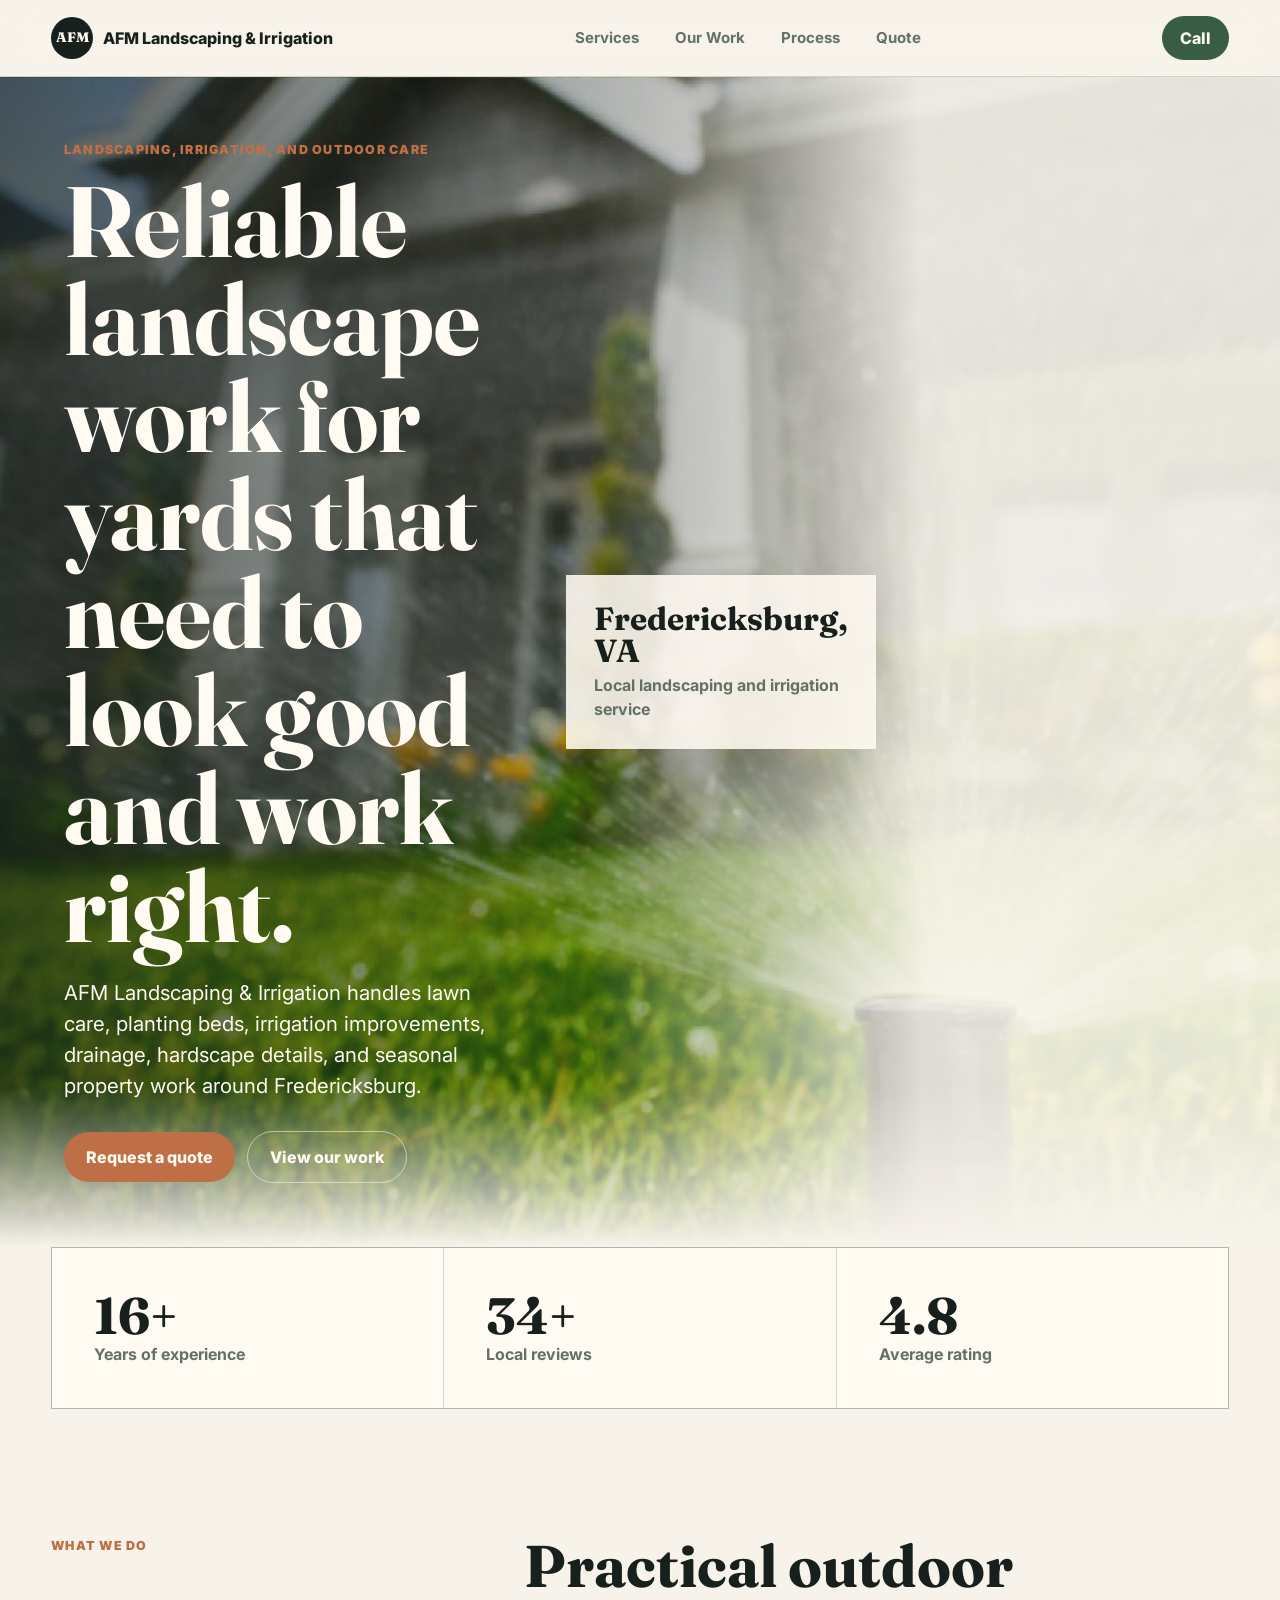
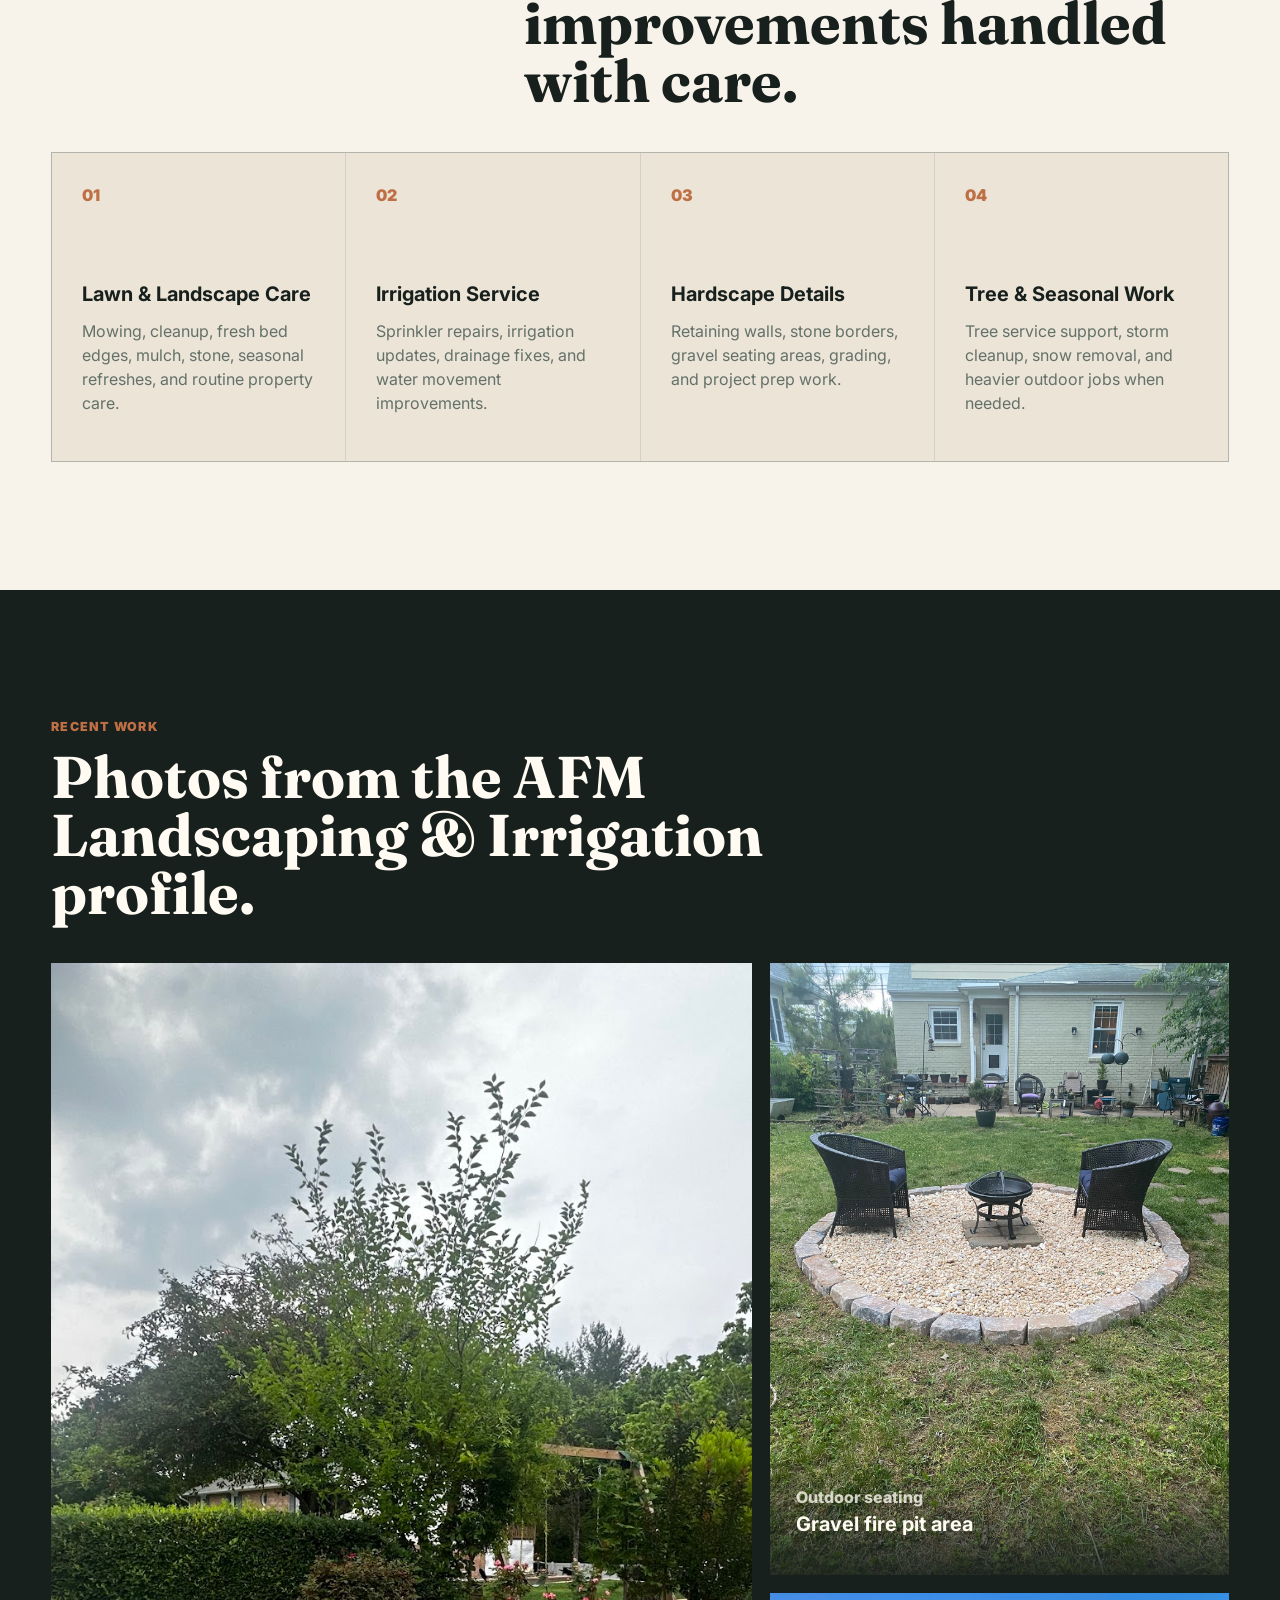
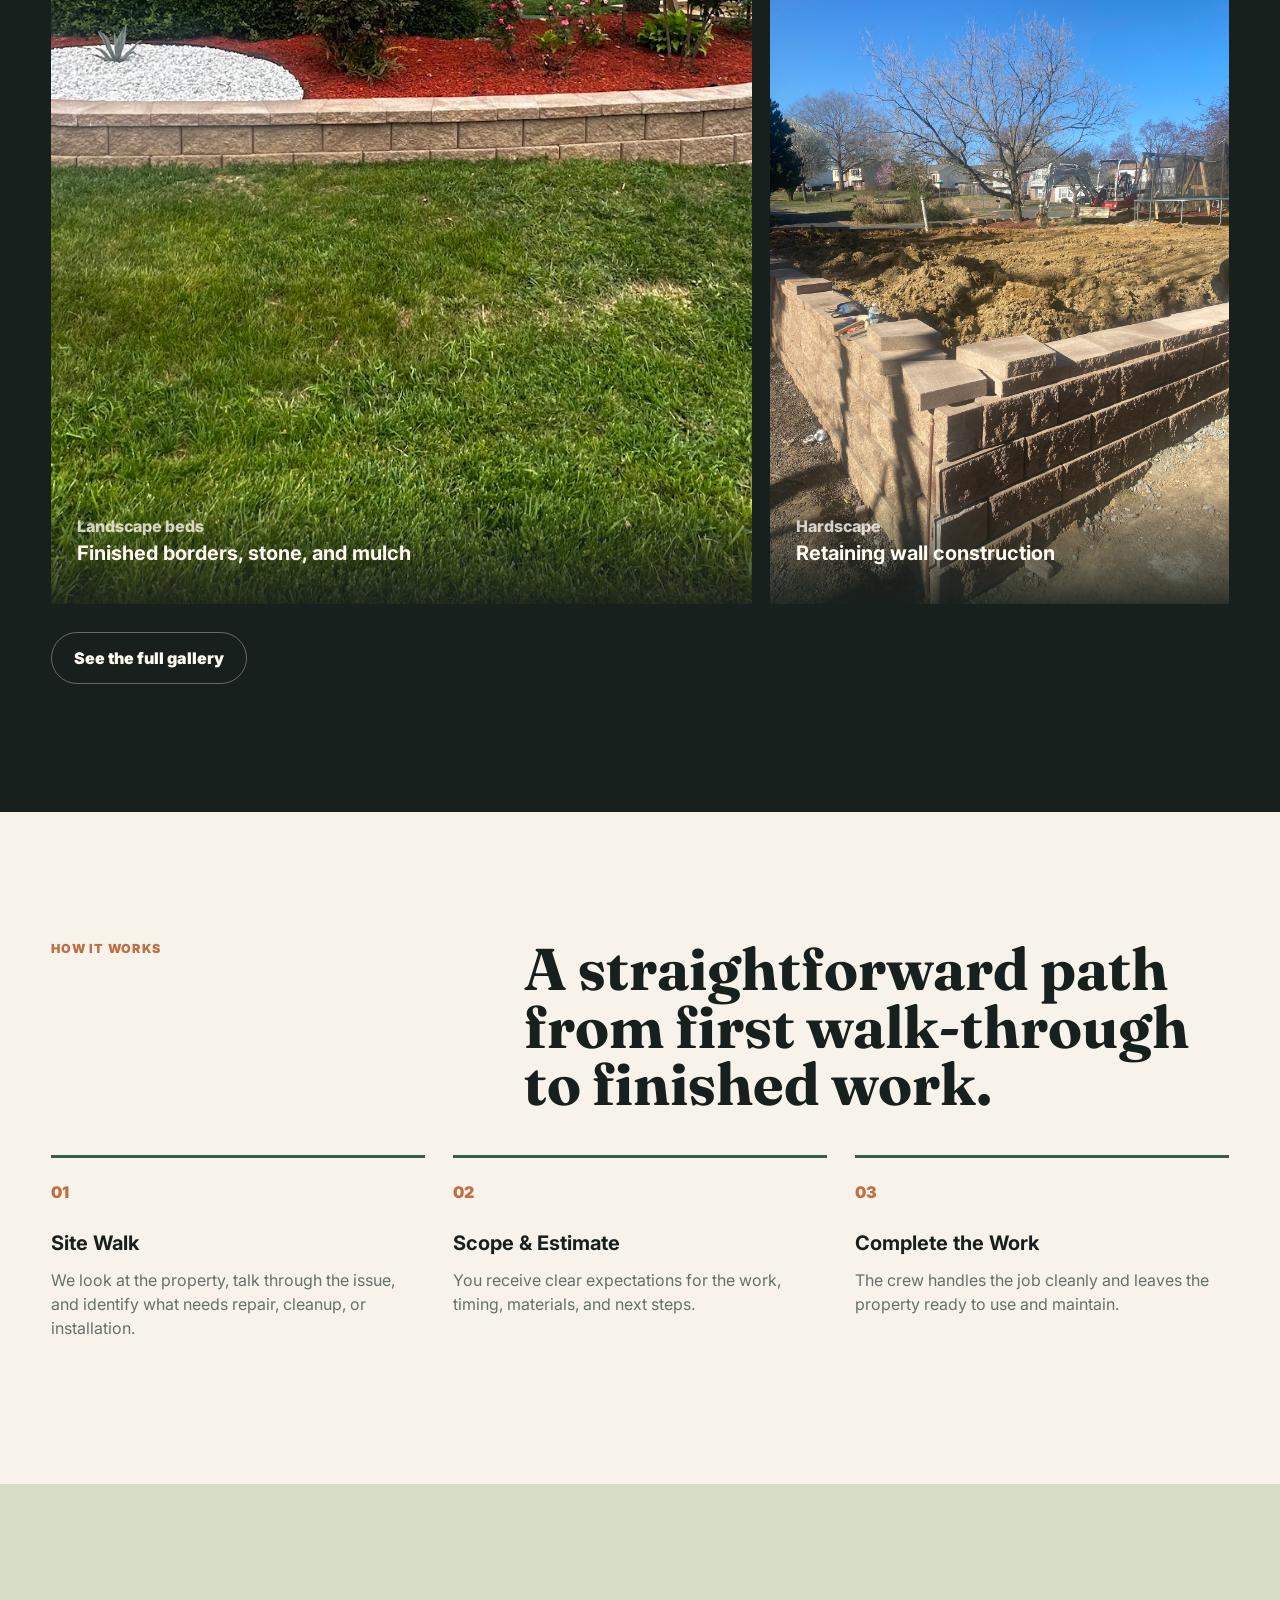
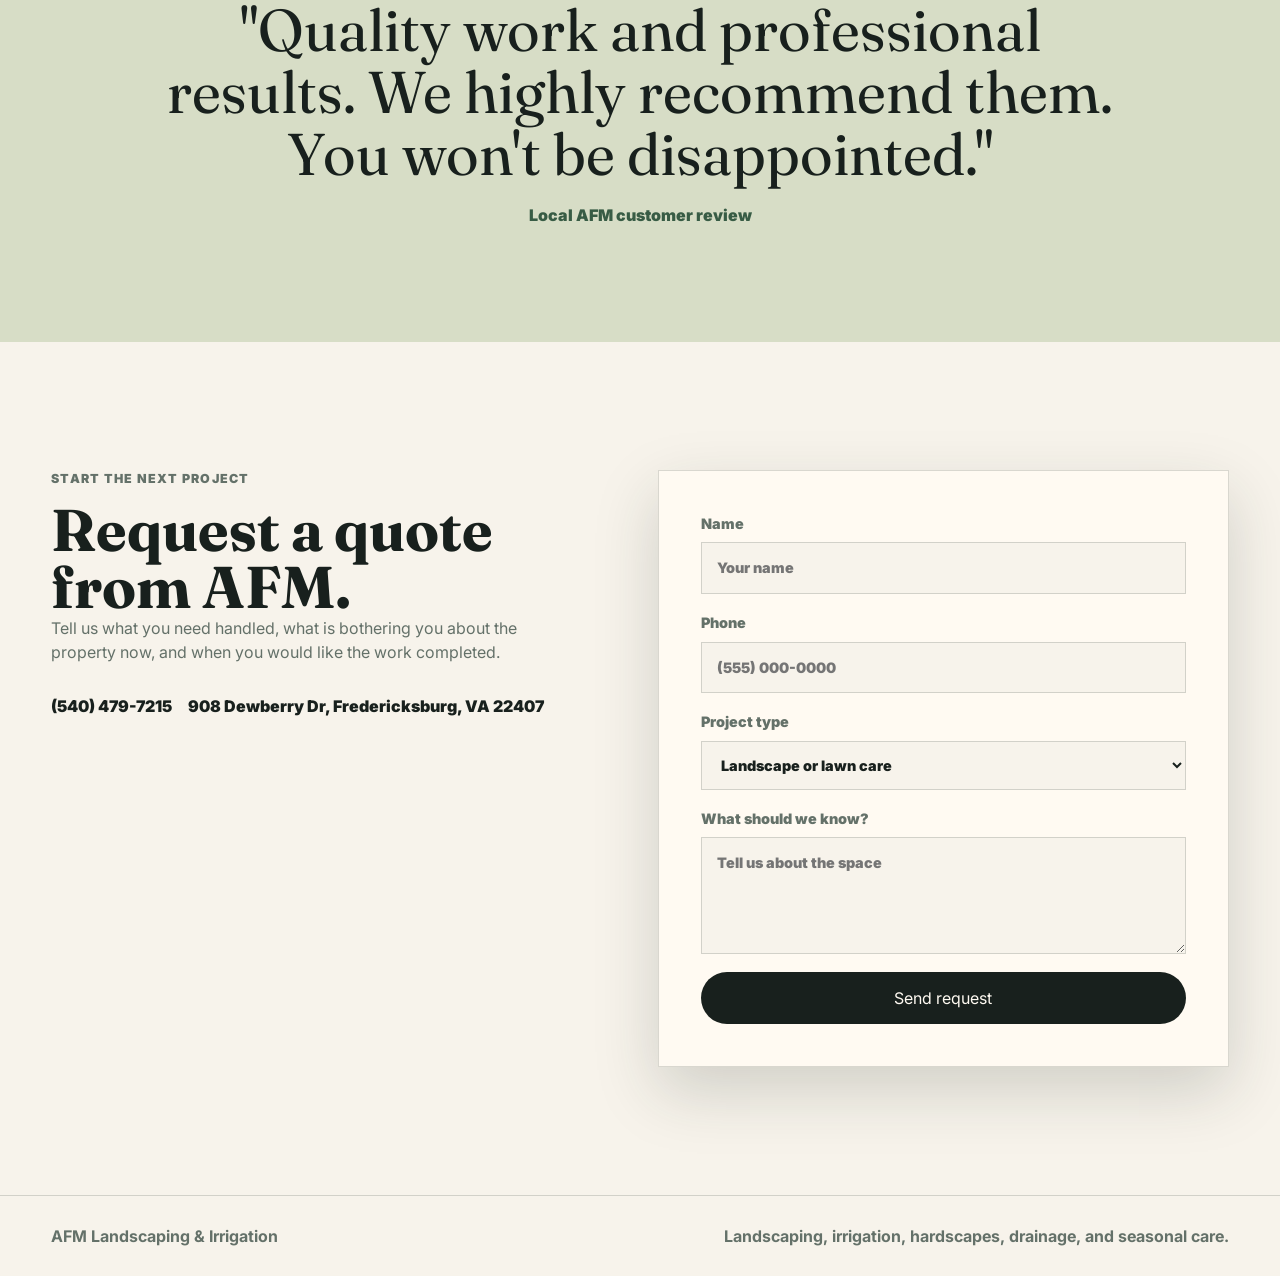
<file: index.html>
<!DOCTYPE html>
<html lang="en">
<head>
  <meta charset="UTF-8">
  <meta name="viewport" content="width=device-width, initial-scale=1.0">
  <title>AFM Landscaping &amp; Irrigation</title>
  <link rel="preconnect" href="https://fonts.googleapis.com">
  <link rel="preconnect" href="https://fonts.gstatic.com" crossorigin>
  <link href="https://fonts.googleapis.com/css2?family=Fraunces:opsz,wght@9..144,600;9..144,700&family=Inter:wght@400;500;600;700&display=swap" rel="stylesheet">
  <link rel="stylesheet" href="styles.css">
</head>
<body>
  <header class="site-header">
    <a class="brand" href="index.html#top" aria-label="AFM Landscaping and Irrigation home">
      <span class="brand-mark">AFM</span>
      <span>AFM Landscaping &amp; Irrigation</span>
    </a>
    <nav class="main-nav" aria-label="Primary navigation">
      <a href="index.html#services">Services</a>
      <a href="our-work.html">Our Work</a>
      <a href="index.html#process">Process</a>
      <a href="index.html#contact">Quote</a>
    </nav>
    <a class="header-action" href="tel:5404797215">Call</a>
  </header>

  <main id="top">
    <section class="hero" aria-labelledby="hero-title">
      <div class="hero-image" role="img" aria-label="Irrigation sprinkler watering a healthy lawn"></div>
      <div class="hero-copy">
        <p class="eyebrow">Landscaping, irrigation, and outdoor care</p>
        <h1 id="hero-title">Reliable landscape work for yards that need to look good and work right.</h1>
        <p class="hero-text">AFM Landscaping &amp; Irrigation handles lawn care, planting beds, irrigation improvements, drainage, hardscape details, and seasonal property work around Fredericksburg.</p>
        <div class="hero-actions">
          <a class="button primary" href="#contact">Request a quote</a>
          <a class="button secondary" href="our-work.html">View our work</a>
        </div>
      </div>
      <aside class="hero-panel" aria-label="Season availability">
        <strong>Fredericksburg, VA</strong>
        <span>Local landscaping and irrigation service</span>
      </aside>
    </section>

    <section class="intro-band" aria-label="Company highlights">
      <div>
        <strong>16+</strong>
        <span>Years of experience</span>
      </div>
      <div>
        <strong>34+</strong>
        <span>Local reviews</span>
      </div>
      <div>
        <strong>4.8</strong>
        <span>Average rating</span>
      </div>
    </section>

    <section id="services" class="section services">
      <div class="section-heading">
        <p class="eyebrow">What we do</p>
        <h2>Practical outdoor improvements handled with care.</h2>
      </div>
      <div class="service-grid">
        <article>
          <span class="service-number">01</span>
          <h3>Lawn &amp; Landscape Care</h3>
          <p>Mowing, cleanup, fresh bed edges, mulch, stone, seasonal refreshes, and routine property care.</p>
        </article>
        <article>
          <span class="service-number">02</span>
          <h3>Irrigation Service</h3>
          <p>Sprinkler repairs, irrigation updates, drainage fixes, and water movement improvements.</p>
        </article>
        <article>
          <span class="service-number">03</span>
          <h3>Hardscape Details</h3>
          <p>Retaining walls, stone borders, gravel seating areas, grading, and project prep work.</p>
        </article>
        <article>
          <span class="service-number">04</span>
          <h3>Tree &amp; Seasonal Work</h3>
          <p>Tree service support, storm cleanup, snow removal, and heavier outdoor jobs when needed.</p>
        </article>
      </div>
    </section>

    <section id="portfolio" class="section portfolio">
      <div class="section-heading wide">
        <p class="eyebrow">Recent work</p>
        <h2>Photos from the AFM Landscaping &amp; Irrigation profile.</h2>
      </div>
      <div class="portfolio-grid">
        <article class="project large">
          <img src="assets/work/finished-landscape-bed.jpg" alt="Finished raised landscape bed with stone border and fresh mulch">
          <div>
            <span>Landscape beds</span>
            <h3>Finished borders, stone, and mulch</h3>
          </div>
        </article>
        <article class="project">
          <img src="assets/work/fire-pit-gravel-patio.jpeg" alt="Gravel fire pit sitting area with stone edging">
          <div>
            <span>Outdoor seating</span>
            <h3>Gravel fire pit area</h3>
          </div>
        </article>
        <article class="project">
          <img src="assets/work/retaining-wall-build.jpg" alt="Retaining wall under construction in a backyard">
          <div>
            <span>Hardscape</span>
            <h3>Retaining wall construction</h3>
          </div>
        </article>
      </div>
      <a class="portfolio-link" href="our-work.html">See the full gallery</a>
    </section>

    <section id="process" class="section process">
      <div class="section-heading">
        <p class="eyebrow">How it works</p>
        <h2>A straightforward path from first walk-through to finished work.</h2>
      </div>
      <ol class="timeline">
        <li>
          <span>01</span>
          <h3>Site Walk</h3>
          <p>We look at the property, talk through the issue, and identify what needs repair, cleanup, or installation.</p>
        </li>
        <li>
          <span>02</span>
          <h3>Scope &amp; Estimate</h3>
          <p>You receive clear expectations for the work, timing, materials, and next steps.</p>
        </li>
        <li>
          <span>03</span>
          <h3>Complete the Work</h3>
          <p>The crew handles the job cleanly and leaves the property ready to use and maintain.</p>
        </li>
      </ol>
    </section>

    <section class="testimonial" aria-label="Client testimonial">
      <blockquote>
        "Quality work and professional results. We highly recommend them. You won't be disappointed."
      </blockquote>
      <p>Local AFM customer review</p>
    </section>

    <section id="contact" class="section contact">
      <div class="contact-copy">
        <p class="eyebrow">Start the next project</p>
        <h2>Request a quote from AFM.</h2>
        <p>Tell us what you need handled, what is bothering you about the property now, and when you would like the work completed.</p>
        <div class="contact-details">
          <a href="tel:5404797215">(540) 479-7215</a>
          <span>908 Dewberry Dr, Fredericksburg, VA 22407</span>
        </div>
      </div>
      <form class="quote-form">
        <label>
          Name
          <input type="text" name="name" placeholder="Your name">
        </label>
        <label>
          Phone
          <input type="tel" name="phone" placeholder="(555) 000-0000">
        </label>
        <label>
          Project type
          <select name="project">
            <option>Landscape or lawn care</option>
            <option>Irrigation or drainage</option>
            <option>Hardscape or stone work</option>
            <option>Lawn care</option>
            <option>Tree or seasonal work</option>
          </select>
        </label>
        <label>
          What should we know?
          <textarea name="message" rows="4" placeholder="Tell us about the space"></textarea>
        </label>
        <button type="submit">Send request</button>
      </form>
    </section>
  </main>

  <footer class="site-footer">
    <p>AFM Landscaping &amp; Irrigation</p>
    <p>Landscaping, irrigation, hardscapes, drainage, and seasonal care.</p>
  </footer>

  <script src="script.js"></script>
</body>
</html>
</file>
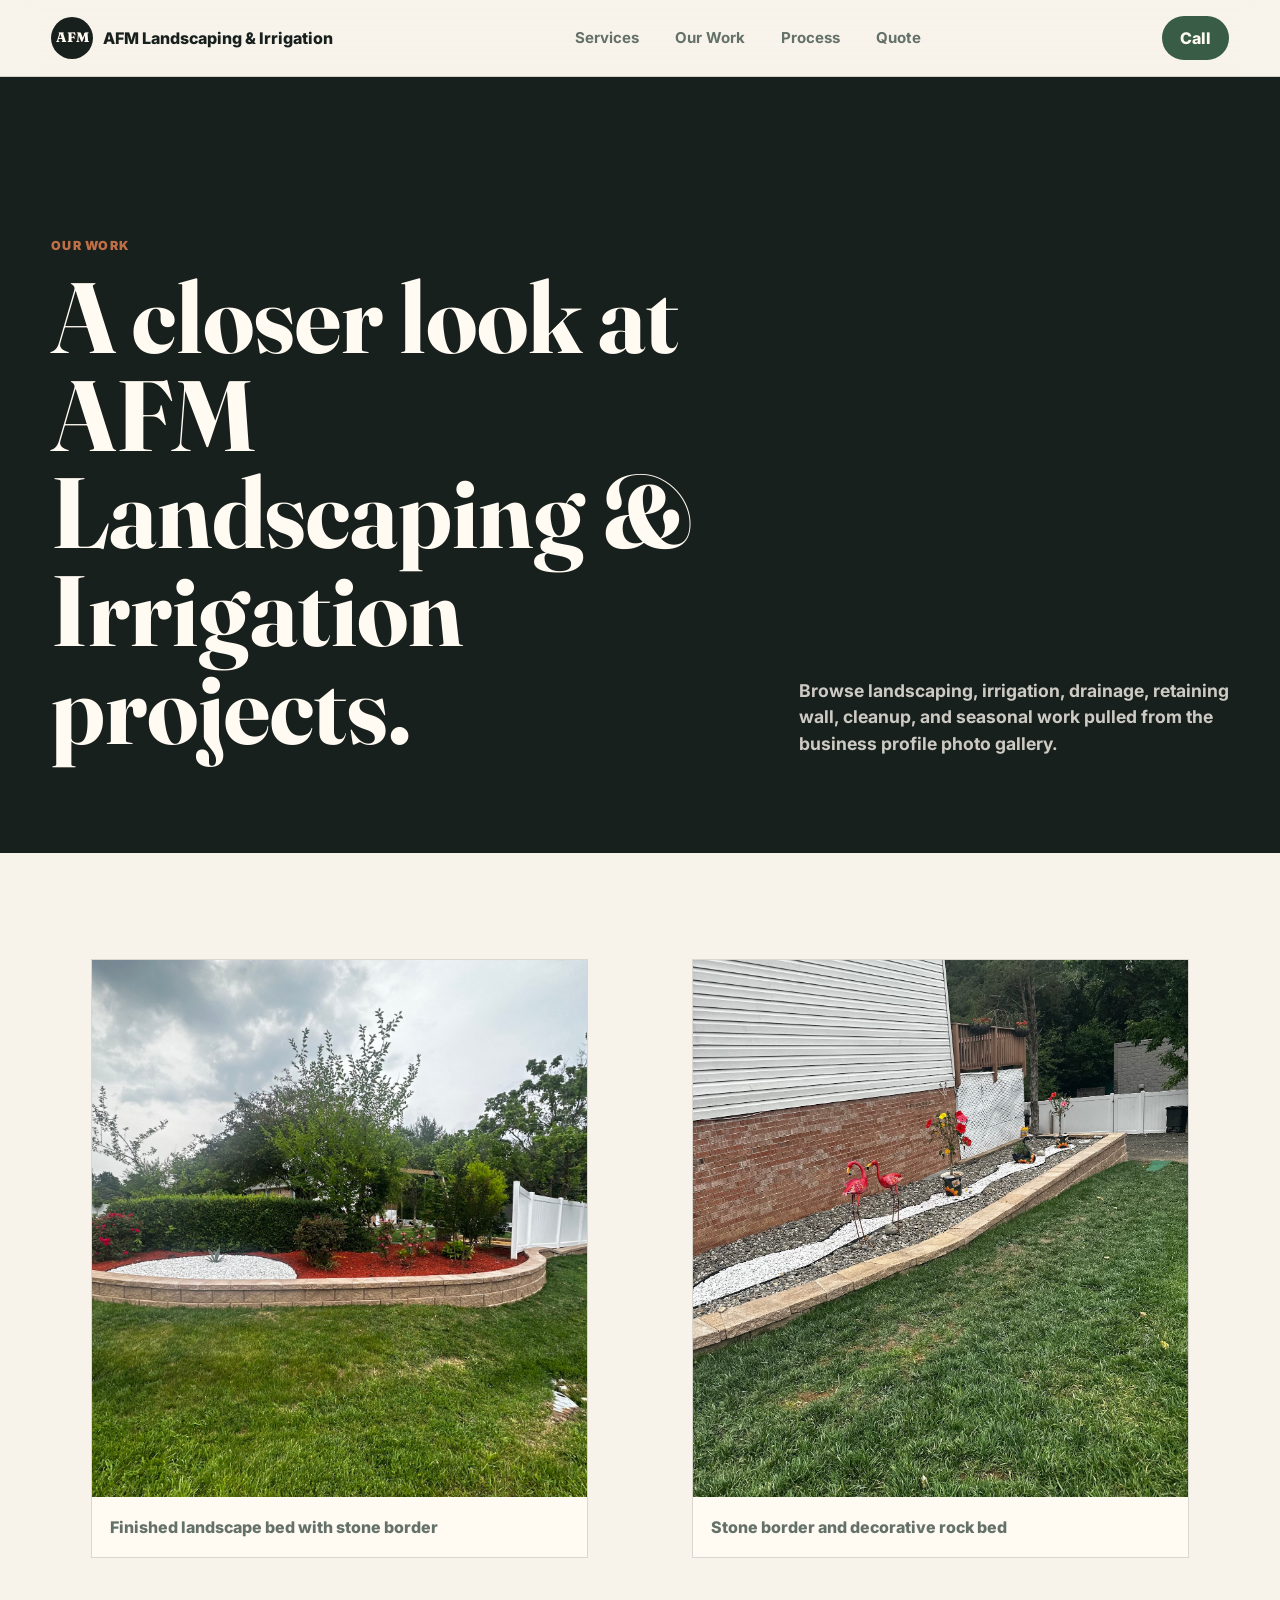
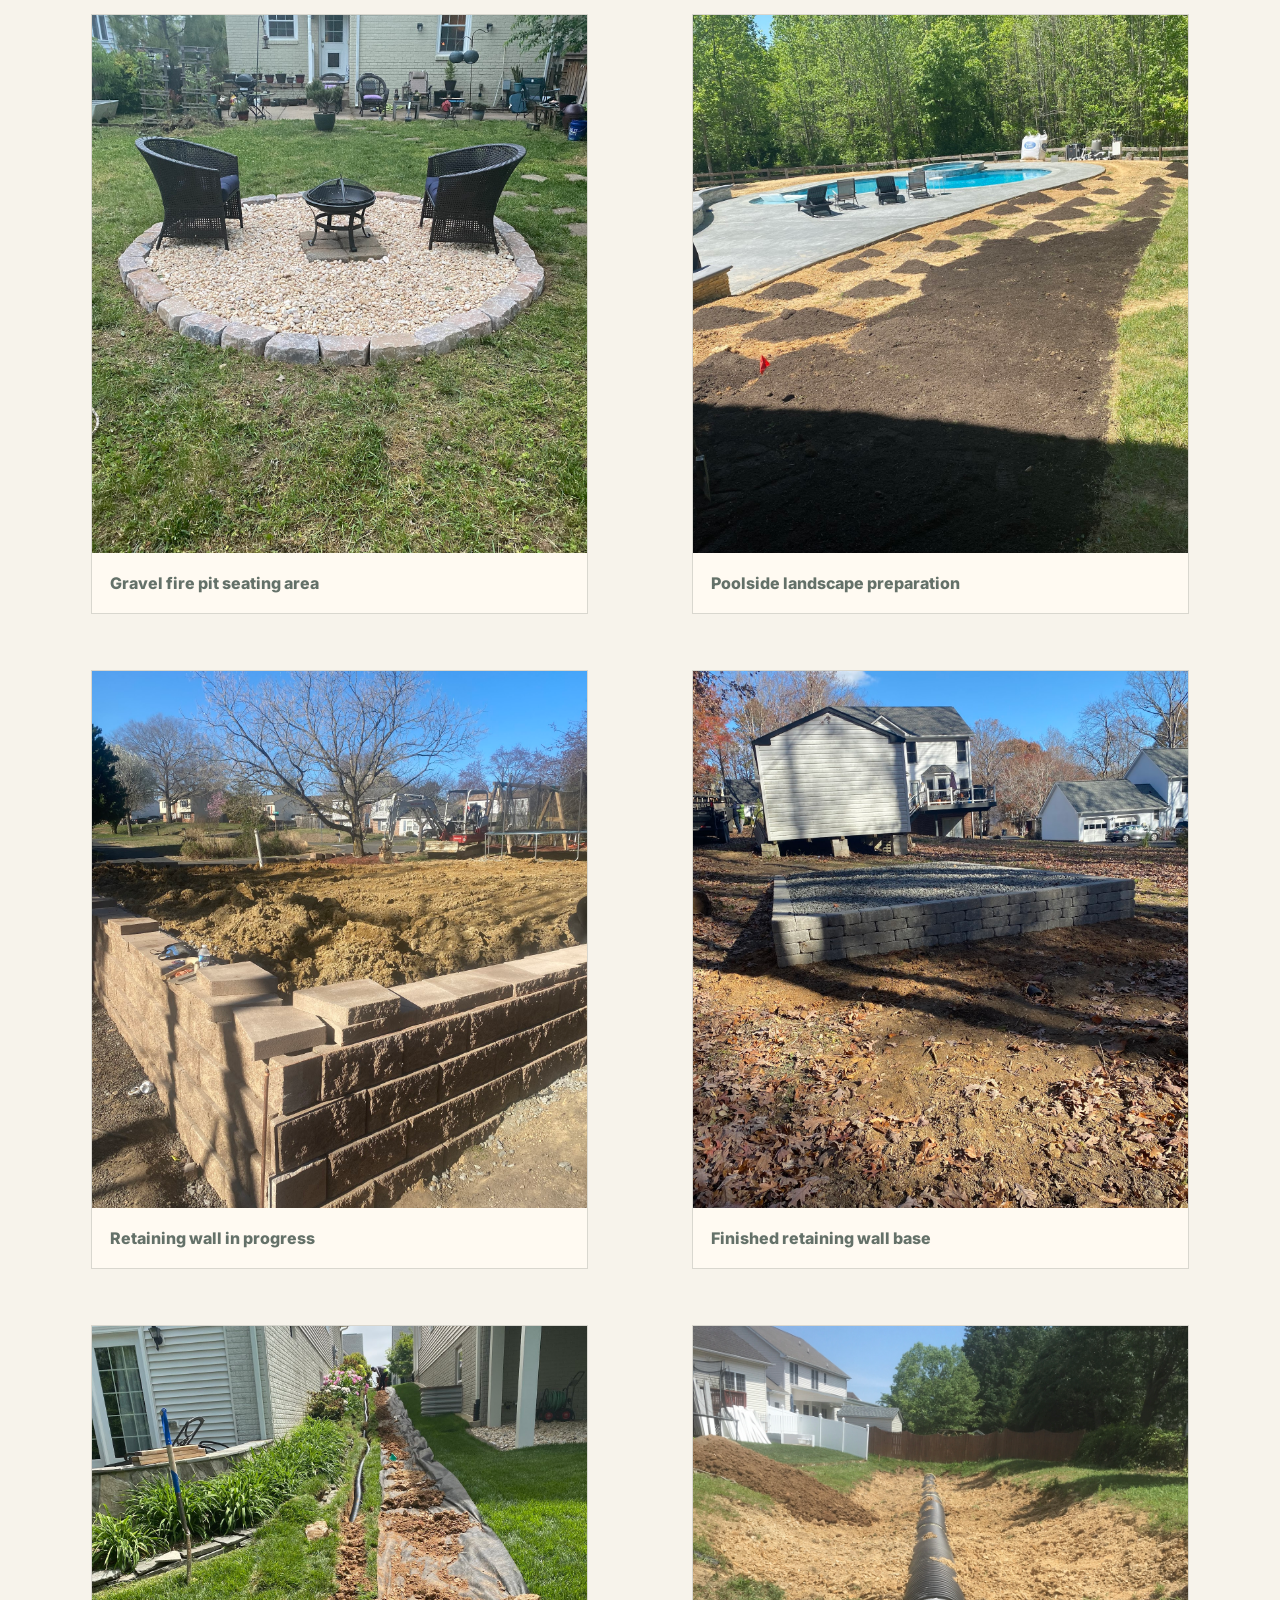
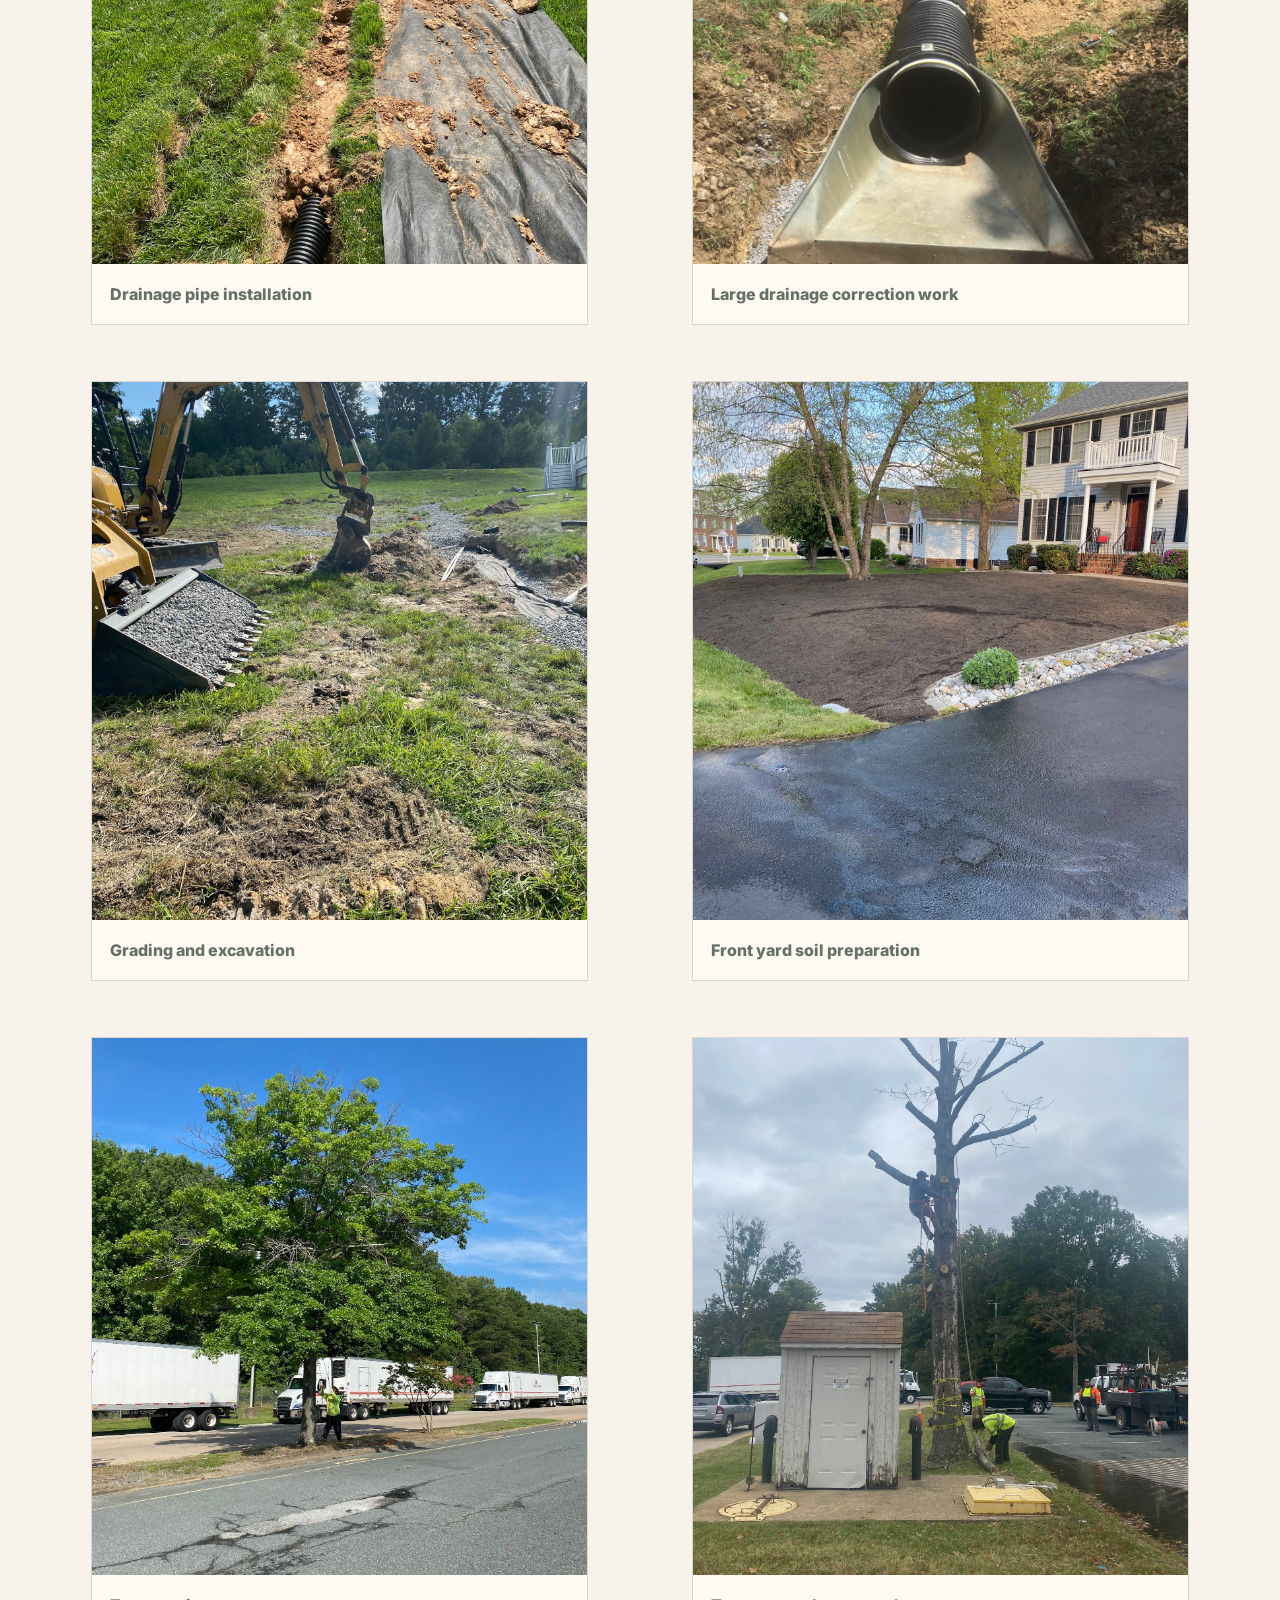
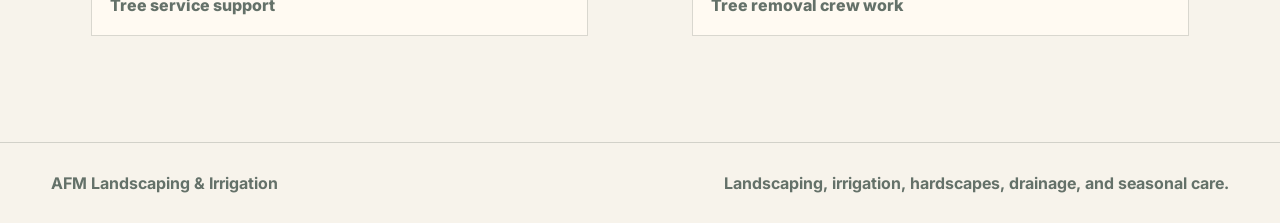
<file: our-work.html>
<!DOCTYPE html>
<html lang="en">
<head>
  <meta charset="UTF-8">
  <meta name="viewport" content="width=device-width, initial-scale=1.0">
  <title>Our Work | AFM Landscaping &amp; Irrigation</title>
  <link rel="preconnect" href="https://fonts.googleapis.com">
  <link rel="preconnect" href="https://fonts.gstatic.com" crossorigin>
  <link href="https://fonts.googleapis.com/css2?family=Fraunces:opsz,wght@9..144,600;9..144,700&family=Inter:wght@400;500;600;700&display=swap" rel="stylesheet">
  <link rel="stylesheet" href="styles.css">
</head>
<body>
  <header class="site-header">
    <a class="brand" href="index.html#top" aria-label="AFM Landscaping and Irrigation home">
      <span class="brand-mark">AFM</span>
      <span>AFM Landscaping &amp; Irrigation</span>
    </a>
    <nav class="main-nav" aria-label="Primary navigation">
      <a href="index.html#services">Services</a>
      <a href="our-work.html">Our Work</a>
      <a href="index.html#process">Process</a>
      <a href="index.html#contact">Quote</a>
    </nav>
    <a class="header-action" href="tel:5404797215">Call</a>
  </header>

  <main>
    <section class="work-hero" aria-labelledby="work-title">
      <div>
        <p class="eyebrow">Our work</p>
        <h1 id="work-title">A closer look at AFM Landscaping &amp; Irrigation projects.</h1>
      </div>
      <p>Browse landscaping, irrigation, drainage, retaining wall, cleanup, and seasonal work pulled from the business profile photo gallery.</p>
    </section>

    <section class="gallery-section" aria-label="AFM project photo gallery">
      <div class="work-gallery">
        <figure class="work-card">
          <img src="assets/work/finished-landscape-bed.jpg" alt="Raised landscape bed with stone border, shrubs, mulch, and white fence">
          <figcaption>Finished landscape bed with stone border</figcaption>
        </figure>
        <figure class="work-card">
          <img src="assets/work/stone-border-bed.jpg" alt="Stone and gravel border along the side of a house">
          <figcaption>Stone border and decorative rock bed</figcaption>
        </figure>
        <figure class="work-card">
          <img src="assets/work/fire-pit-gravel-patio.jpeg" alt="Circular gravel fire pit patio with chairs">
          <figcaption>Gravel fire pit seating area</figcaption>
        </figure>
        <figure class="work-card">
          <img src="assets/work/pool-landscape-prep.jpg" alt="Poolside landscape bed preparation with fresh soil and mulch piles">
          <figcaption>Poolside landscape preparation</figcaption>
        </figure>
        <figure class="work-card">
          <img src="assets/work/retaining-wall-build.jpg" alt="Retaining wall under construction with excavation equipment">
          <figcaption>Retaining wall in progress</figcaption>
        </figure>
        <figure class="work-card">
          <img src="assets/work/retaining-wall-finished.jpeg" alt="Finished retaining wall filled with gravel">
          <figcaption>Finished retaining wall base</figcaption>
        </figure>
        <figure class="work-card">
          <img src="assets/work/drainage-install.jpeg" alt="Drainage pipe installation trench between two homes">
          <figcaption>Drainage pipe installation</figcaption>
        </figure>
        <figure class="work-card">
          <img src="assets/work/drainage-pipe.jpg" alt="Large drainage pipe being installed in a yard trench">
          <figcaption>Large drainage correction work</figcaption>
        </figure>
        <figure class="work-card">
          <img src="assets/work/grading-excavation.jpeg" alt="Excavator grading a backyard drainage area">
          <figcaption>Grading and excavation</figcaption>
        </figure>
        <figure class="work-card">
          <img src="assets/work/front-yard-topsoil.jpeg" alt="Front yard prepared with fresh dark topsoil">
          <figcaption>Front yard soil preparation</figcaption>
        </figure>
        <figure class="work-card">
          <img src="assets/work/tree-service.jpeg" alt="Tree service worker near a roadside tree">
          <figcaption>Tree service support</figcaption>
        </figure>
        <figure class="work-card">
          <img src="assets/work/tree-removal-crew.jpeg" alt="Crew working around a tree removal site">
          <figcaption>Tree removal crew work</figcaption>
        </figure>
      </div>
    </section>
  </main>

  <footer class="site-footer">
    <p>AFM Landscaping &amp; Irrigation</p>
    <p>Landscaping, irrigation, hardscapes, drainage, and seasonal care.</p>
  </footer>
</body>
</html>
</file>
<file: styles.css>
:root {
  --ink: #18201d;
  --muted: #647169;
  --paper: #f7f3eb;
  --clay: #bf6f45;
  --fern: #385c45;
  --moss: #d7ddc6;
  --stone: #ebe4d7;
  --white: #fffaf2;
  --line: rgba(24, 32, 29, 0.16);
  --shadow: 0 24px 60px rgba(36, 45, 38, 0.18);
}

* {
  box-sizing: border-box;
}

html {
  scroll-behavior: smooth;
}

body {
  margin: 0;
  background: var(--paper);
  color: var(--ink);
  font-family: "Inter", Arial, sans-serif;
  line-height: 1.5;
}

img {
  display: block;
  max-width: 100%;
}

a {
  color: inherit;
  text-decoration: none;
}

.site-header {
  position: sticky;
  top: 0;
  z-index: 10;
  display: grid;
  grid-template-columns: auto 1fr auto;
  align-items: center;
  gap: 24px;
  padding: 16px clamp(18px, 4vw, 52px);
  background: rgba(247, 243, 235, 0.88);
  border-bottom: 1px solid var(--line);
  backdrop-filter: blur(18px);
}

.brand,
.main-nav,
.hero-actions,
.contact-details {
  display: flex;
  align-items: center;
}

.brand {
  gap: 10px;
  font-weight: 800;
  letter-spacing: 0;
}

.brand-mark {
  display: grid;
  width: 42px;
  height: 42px;
  place-items: center;
  border-radius: 50%;
  background: var(--ink);
  color: var(--white);
  font-family: "Fraunces", Georgia, serif;
  font-size: 0.86rem;
}

.main-nav {
  justify-content: center;
  gap: clamp(14px, 3vw, 36px);
  color: var(--muted);
  font-size: 0.94rem;
  font-weight: 700;
}

.main-nav a:hover,
.contact-details a:hover {
  color: var(--clay);
}

.header-action,
.button,
.quote-form button {
  border: 0;
  border-radius: 999px;
  cursor: pointer;
  font-weight: 800;
}

.header-action {
  padding: 10px 18px;
  background: var(--fern);
  color: var(--white);
}

.hero {
  position: relative;
  display: grid;
  min-height: 760px;
  grid-template-columns: minmax(0, 1fr) minmax(320px, 650px);
  align-items: end;
  gap: clamp(24px, 5vw, 72px);
  padding: clamp(22px, 5vw, 64px);
  overflow: hidden;
}

.hero-image {
  position: absolute;
  inset: 0;
  z-index: -2;
  background:
    linear-gradient(90deg, rgba(24, 32, 29, 0.72), rgba(24, 32, 29, 0.34) 46%, rgba(247, 243, 235, 0.9) 72%),
    url("assets/work/irrigation-sprinkler.jpg") center/cover;
}

.hero::after {
  position: absolute;
  right: 0;
  bottom: 0;
  left: 0;
  z-index: -1;
  height: 160px;
  background: linear-gradient(0deg, var(--paper), rgba(247, 243, 235, 0));
  content: "";
}

.hero-copy {
  max-width: 780px;
  color: var(--white);
}

.eyebrow {
  margin: 0 0 12px;
  color: var(--clay);
  font-size: 0.78rem;
  font-weight: 900;
  letter-spacing: 0.1em;
  text-transform: uppercase;
}

h1,
h2,
h3,
p {
  margin-top: 0;
}

h1,
h2 {
  font-family: "Fraunces", Georgia, serif;
  letter-spacing: 0;
  line-height: 0.98;
}

h1 {
  max-width: 820px;
  margin-bottom: 24px;
  font-size: clamp(3.2rem, 7.8vw, 7.6rem);
}

h2 {
  margin-bottom: 0;
  font-size: clamp(2.2rem, 4.6vw, 4.8rem);
}

h3 {
  margin-bottom: 10px;
  font-size: 1.25rem;
}

.hero-text {
  max-width: 620px;
  margin-bottom: 30px;
  font-size: clamp(1.05rem, 1.8vw, 1.28rem);
}

.hero-actions {
  flex-wrap: wrap;
  gap: 12px;
}

.button {
  display: inline-flex;
  min-height: 48px;
  align-items: center;
  justify-content: center;
  padding: 13px 22px;
}

.button.primary {
  background: var(--clay);
  color: var(--white);
}

.button.secondary {
  border: 1px solid rgba(255, 250, 242, 0.54);
  color: var(--white);
}

.hero-panel {
  align-self: center;
  max-width: 310px;
  padding: 28px;
  background: rgba(255, 250, 242, 0.88);
  box-shadow: var(--shadow);
}

.hero-panel strong,
.hero-panel span {
  display: block;
}

.hero-panel strong {
  margin-bottom: 6px;
  font-family: "Fraunces", Georgia, serif;
  font-size: 2rem;
  line-height: 1;
}

.hero-panel span {
  color: var(--muted);
  font-weight: 700;
}

.intro-band {
  display: grid;
  grid-template-columns: repeat(3, 1fr);
  gap: 1px;
  margin: 0 clamp(18px, 4vw, 52px);
  background: var(--line);
  border: 1px solid var(--line);
}

.intro-band div {
  padding: clamp(22px, 4vw, 42px);
  background: var(--white);
}

.intro-band strong {
  display: block;
  font-family: "Fraunces", Georgia, serif;
  font-size: clamp(2rem, 4vw, 4rem);
  line-height: 1;
}

.intro-band span {
  color: var(--muted);
  font-weight: 700;
}

.section {
  padding: clamp(72px, 10vw, 138px) clamp(18px, 4vw, 52px);
}

.section-heading {
  display: grid;
  max-width: 1180px;
  grid-template-columns: 0.72fr 1.28fr;
  gap: clamp(24px, 6vw, 80px);
  align-items: start;
  margin: 0 auto 42px;
}

.section-heading.wide {
  display: block;
  max-width: 900px;
  margin-right: auto;
  margin-left: 0;
}

.service-grid {
  display: grid;
  max-width: 1180px;
  grid-template-columns: repeat(4, 1fr);
  gap: 1px;
  margin: 0 auto;
  background: var(--line);
  border: 1px solid var(--line);
}

.service-grid article {
  min-height: 290px;
  padding: 30px;
  background: var(--stone);
}

.service-number {
  display: inline-block;
  margin-bottom: 72px;
  color: var(--clay);
  font-weight: 900;
}

.service-grid p,
.timeline p,
.contact-copy p,
.project span,
.site-footer {
  color: var(--muted);
}

.portfolio {
  background: var(--ink);
  color: var(--white);
}

.portfolio .section-heading h2 {
  color: var(--white);
}

.portfolio-grid {
  display: grid;
  grid-template-columns: 1.3fr 0.85fr;
  gap: 18px;
}

.project {
  position: relative;
  min-height: 340px;
  overflow: hidden;
}

.project.large {
  grid-row: span 2;
  min-height: 698px;
}

.project img {
  width: 100%;
  height: 100%;
  object-fit: cover;
  transition: transform 450ms ease;
}

.project:hover img {
  transform: scale(1.04);
}

.project div {
  position: absolute;
  right: 0;
  bottom: 0;
  left: 0;
  padding: 26px;
  background: linear-gradient(0deg, rgba(24, 32, 29, 0.88), rgba(24, 32, 29, 0));
}

.project span {
  color: rgba(255, 250, 242, 0.78);
  font-weight: 800;
}

.portfolio-link {
  display: inline-flex;
  min-height: 50px;
  align-items: center;
  justify-content: center;
  margin-top: 28px;
  padding: 13px 22px;
  border: 1px solid rgba(255, 250, 242, 0.34);
  border-radius: 999px;
  color: var(--white);
  font-weight: 900;
}

.work-hero {
  display: grid;
  min-height: 520px;
  grid-template-columns: minmax(0, 1fr) minmax(280px, 430px);
  gap: clamp(28px, 6vw, 86px);
  align-items: end;
  padding: clamp(92px, 13vw, 160px) clamp(18px, 4vw, 52px) clamp(56px, 8vw, 96px);
  background: var(--ink);
  color: var(--white);
}

.work-hero h1 {
  max-width: 980px;
  margin-bottom: 0;
}

.work-hero p:not(.eyebrow) {
  margin: 0;
  color: rgba(255, 250, 242, 0.78);
  font-size: 1.1rem;
  font-weight: 700;
}

.gallery-section {
  padding: clamp(46px, 7vw, 92px) clamp(18px, 4vw, 52px);
}

.work-gallery {
  display: grid;
  grid-template-columns: repeat(2, 1fr);
  gap: 24px;
}

.work-card {
  background: var(--white);
  border: 1px solid var(--line);
}

.work-card img {
  width: 100%;
  height: clamp(440px, 42vw, 620px);
  object-fit: cover;
}

.work-card figcaption {
  padding: 18px;
  color: var(--muted);
  font-weight: 800;
}

.timeline {
  display: grid;
  max-width: 1180px;
  grid-template-columns: repeat(3, 1fr);
  gap: 28px;
  margin: 0 auto;
  padding: 0;
  list-style: none;
}

.timeline li {
  border-top: 3px solid var(--fern);
  padding-top: 22px;
}

.timeline span {
  display: inline-block;
  margin-bottom: 24px;
  color: var(--clay);
  font-weight: 900;
}

.testimonial {
  padding: clamp(64px, 9vw, 120px) clamp(18px, 4vw, 52px);
  background: var(--moss);
  text-align: center;
}

.testimonial blockquote {
  max-width: 960px;
  margin: 0 auto 18px;
  font-family: "Fraunces", Georgia, serif;
  font-size: clamp(2rem, 4.6vw, 4.6rem);
  line-height: 1.05;
}

.testimonial p {
  margin: 0;
  color: var(--fern);
  font-weight: 900;
}

.contact {
  display: grid;
  grid-template-columns: 0.95fr 1.05fr;
  gap: clamp(28px, 7vw, 92px);
  align-items: start;
}

.contact-copy {
  max-width: 540px;
}

.contact-details {
  flex-wrap: wrap;
  gap: 16px;
  margin-top: 30px;
  font-weight: 900;
}

.quote-form {
  display: grid;
  gap: 18px;
  padding: clamp(24px, 4vw, 42px);
  background: var(--white);
  border: 1px solid var(--line);
  box-shadow: var(--shadow);
}

.quote-form label {
  display: grid;
  gap: 8px;
  color: var(--muted);
  font-size: 0.9rem;
  font-weight: 900;
}

.quote-form input,
.quote-form select,
.quote-form textarea {
  width: 100%;
  border: 1px solid var(--line);
  border-radius: 0;
  padding: 14px 15px;
  background: var(--paper);
  color: var(--ink);
  font: inherit;
}

.quote-form input:focus,
.quote-form select:focus,
.quote-form textarea:focus {
  outline: 3px solid rgba(191, 111, 69, 0.24);
  border-color: var(--clay);
}

.quote-form button {
  min-height: 52px;
  background: var(--ink);
  color: var(--white);
  font: inherit;
}

.site-footer {
  display: flex;
  justify-content: space-between;
  gap: 16px;
  padding: 28px clamp(18px, 4vw, 52px);
  border-top: 1px solid var(--line);
  font-weight: 700;
}

.site-footer p {
  margin: 0;
}

@media (max-width: 900px) {
  .site-header {
    grid-template-columns: 1fr auto;
  }

  .main-nav {
    display: none;
  }

  .hero {
    min-height: auto;
    grid-template-columns: 1fr;
    padding-top: 110px;
  }

  .hero-image {
    background:
      linear-gradient(180deg, rgba(24, 32, 29, 0.72), rgba(24, 32, 29, 0.42) 50%, rgba(247, 243, 235, 0.96)),
      url("assets/work/irrigation-sprinkler.jpg") center/cover;
  }

  .hero-panel {
    align-self: auto;
  }

  .intro-band,
  .service-grid,
  .timeline,
  .contact,
  .section-heading,
  .portfolio-grid,
  .work-hero,
  .work-gallery {
    grid-template-columns: 1fr;
  }

  .project.large,
  .project {
    min-height: 420px;
  }

  .work-card img {
    height: 460px;
  }
}

@media (max-width: 560px) {
  .site-header {
    padding-inline: 14px;
  }

  .brand span:last-child {
    display: none;
  }

  h1 {
    font-size: 3.2rem;
  }

  .hero {
    padding-inline: 16px;
  }

  .intro-band {
    margin-inline: 16px;
  }

  .section,
  .contact,
  .testimonial,
  .work-hero,
  .gallery-section {
    padding-inline: 16px;
  }

  .hero-actions,
  .button {
    width: 100%;
  }

  .site-footer {
    display: grid;
  }

  .work-card img {
    height: 360px;
  }
}
</file>
